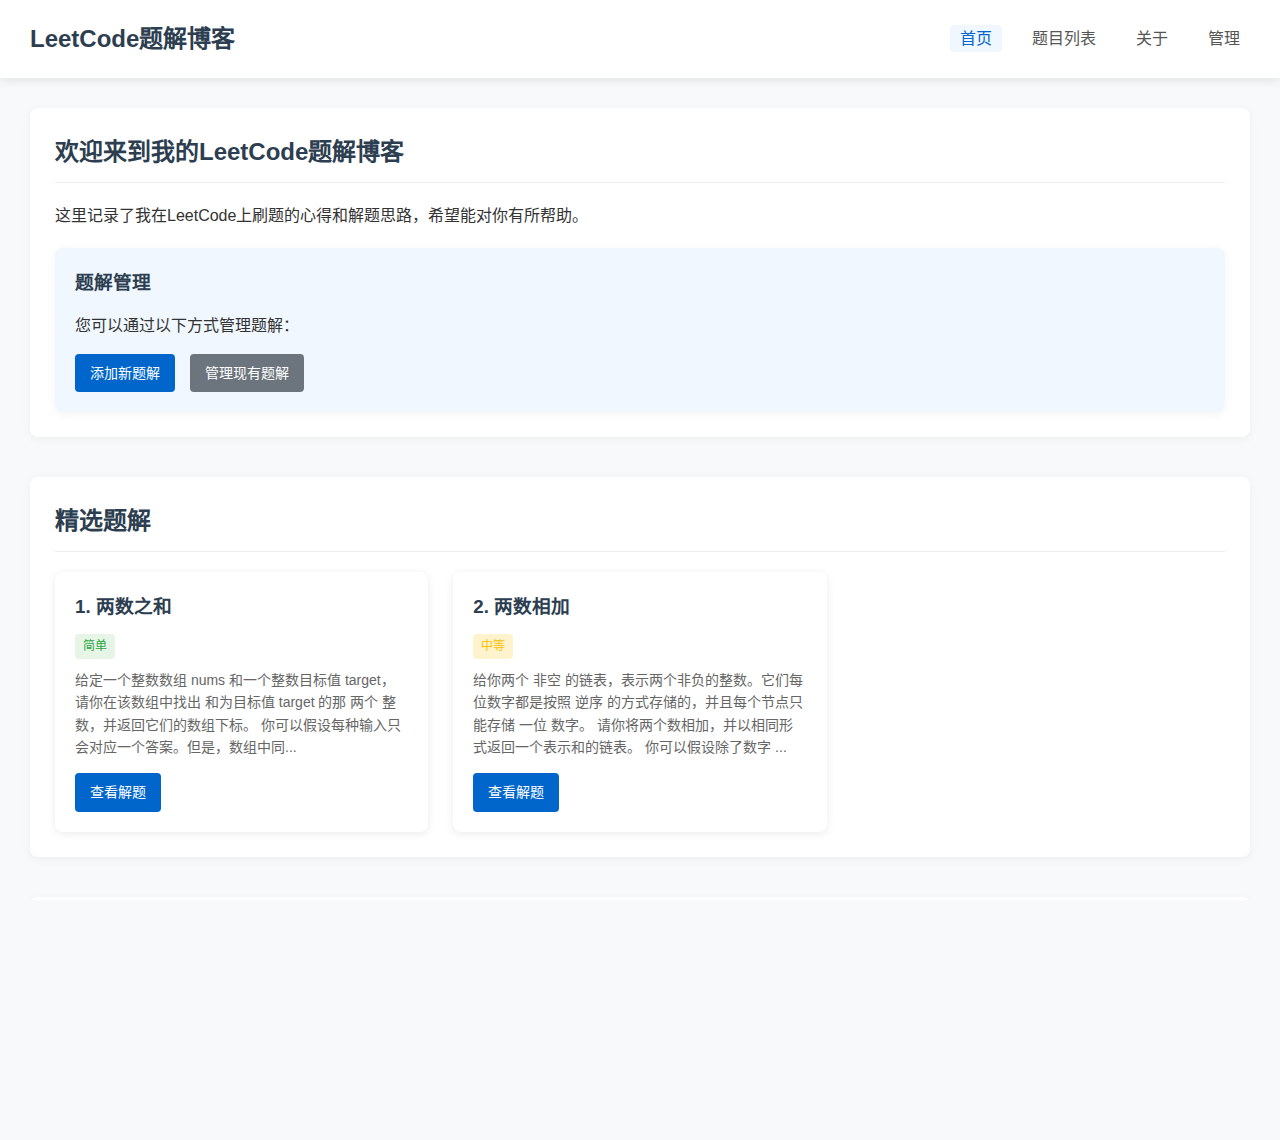
<file: index.html>
<!DOCTYPE html>
<html lang="zh-CN">
<head>
    <meta charset="UTF-8">
    <meta name="viewport" content="width=device-width, initial-scale=1.0">
    <title>LeetCode题解博客</title>
    <link rel="stylesheet" href="styles.css">
    <link rel="stylesheet" href="fix-whitespace.css">
</head>
<body>
    <header>
        <div class="container">
            <h1>LeetCode题解博客</h1>
            <nav>
                <ul>
                    <li><a href="index.html" class="active">首页</a></li>
                    <li><a href="problems.html">题目列表</a></li>
                    <li><a href="about.html">关于</a></li>
                    <li><a href="admin/manage-solutions.html">管理</a></li>
                </ul>
            </nav>
        </div>
    </header>

    <main class="container">
        <section class="intro">
            <h2>欢迎来到我的LeetCode题解博客</h2>
            <p>这里记录了我在LeetCode上刷题的心得和解题思路，希望能对你有所帮助。</p>
            
            <div class="admin-panel" style="margin-top: 20px; padding: 20px; background-color: #f0f7ff; border-radius: 8px; box-shadow: 0 2px 10px rgba(0, 0, 0, 0.05);">
                <h3 style="margin-bottom: 15px; color: #2c3e50;">题解管理</h3>
                <p>您可以通过以下方式管理题解：</p>
                <div style="display: flex; gap: 15px; margin-top: 15px;">
                    <a href="admin/add-solution.html" class="btn" style="text-decoration: none;">添加新题解</a>
                    <a href="admin/manage-solutions.html" class="btn" style="background-color: #6c757d; text-decoration: none;">管理现有题解</a>
                </div>
            </div>
        </section>

        <section class="featured-problems">
            <h2>精选题解</h2>
            <div class="problem-cards">
                <!-- 题目卡片将通过JavaScript动态加载 -->
                <div class="loading-indicator" style="text-align: center; grid-column: 1 / -1; padding: 30px;">
                    <p>正在加载题目数据...</p>
                </div>
            </div>
        </section>

        <section class="categories">
            <h2>题目分类</h2>
            <div class="category-list">
                <a href="categories/array.html" class="category-item">数组</a>
                <a href="categories/string.html" class="category-item">字符串</a>
                <a href="categories/linked-list.html" class="category-item">链表</a>
                <a href="categories/tree.html" class="category-item">树</a>
                <a href="categories/dynamic-programming.html" class="category-item">动态规划</a>
                <a href="categories/graph.html" class="category-item">图论</a>
                <a href="categories/sorting.html" class="category-item">排序</a>
                <a href="categories/binary-search.html" class="category-item">二分查找</a>
            </div>
        </section>
    </main>

    <footer>
        <div class="container">
            <p>&copy; 2025 LeetCode题解博客 | 由 <a href="https://github.com/yourusername" target="_blank">Lws</a> 创建</p>
        </div>
    </footer>

    <script src="script.js"></script>
</body>
</html>
</file>
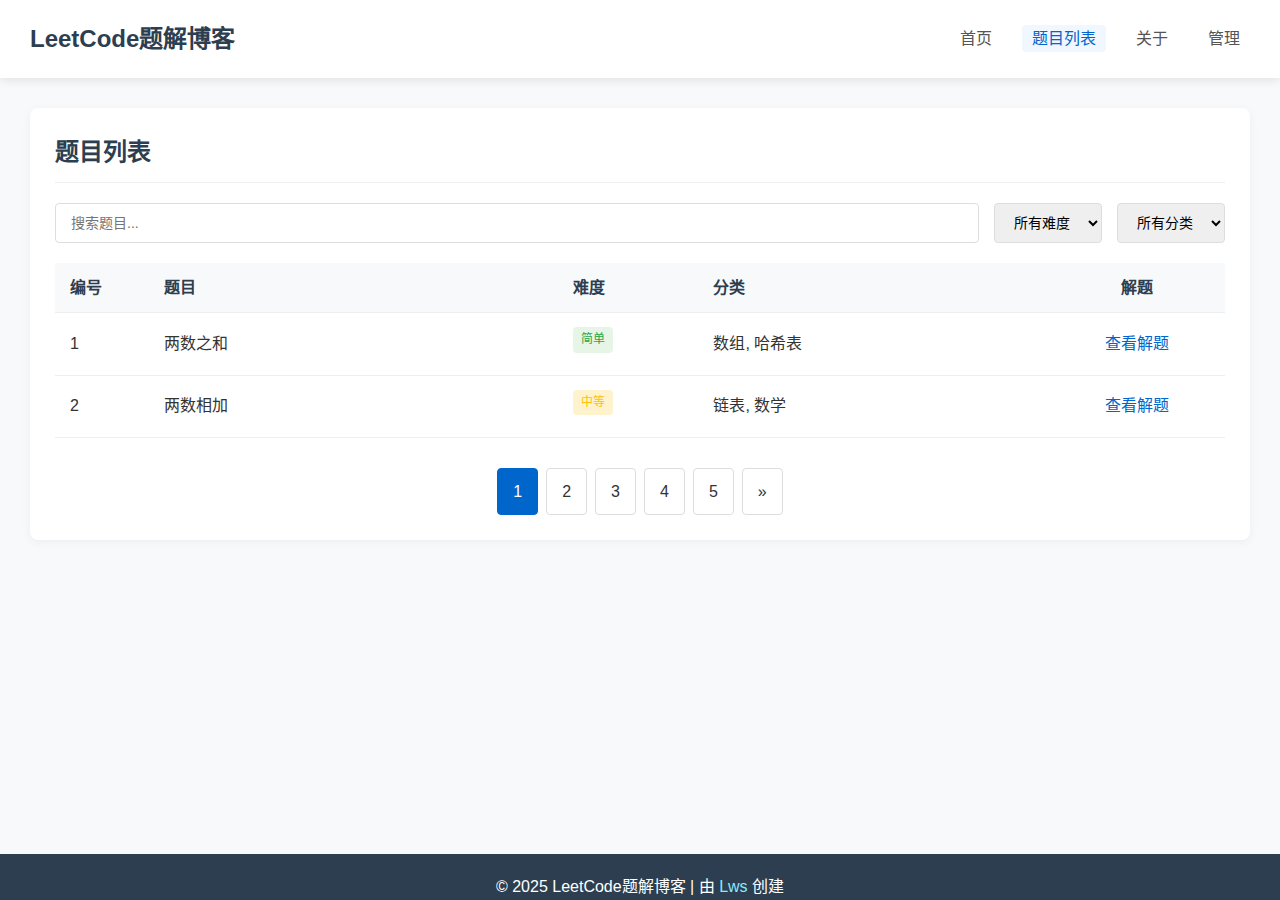
<file: problems.html>
<!DOCTYPE html>
<html lang="zh-CN">
<head>
    <meta charset="UTF-8">
    <meta name="viewport" content="width=device-width, initial-scale=1.0">
    <title>题目列表 - LeetCode题解博客</title>
    <link rel="stylesheet" href="styles.css">
    <link rel="stylesheet" href="fix-whitespace.css">
    <style>
        .problem-table {
            width: 100%;
            border-collapse: collapse;
            margin-top: 20px;
            table-layout: fixed;
        }
        
        .problem-table th, .problem-table td {
            padding: 12px 15px;
            text-align: left;
            border-bottom: 1px solid #eee;
            overflow: hidden;
            text-overflow: ellipsis;
            white-space: nowrap;
        }
        
        .problem-table th:nth-child(1), .problem-table td:nth-child(1) {
            width: 8%;
        }
        
        .problem-table th:nth-child(2), .problem-table td:nth-child(2) {
            width: 35%;
            white-space: normal;
        }
        
        .problem-table th:nth-child(3), .problem-table td:nth-child(3) {
            width: 12%;
        }
        
        .problem-table th:nth-child(4), .problem-table td:nth-child(4) {
            width: 30%;
        }
        
        .problem-table th:nth-child(5), .problem-table td:nth-child(5) {
            width: 15%;
            text-align: center;
        }
        
        .problem-table th {
            background-color: #f8f9fa;
            font-weight: 600;
            color: #2c3e50;
        }
        
        .problem-table tr:hover {
            background-color: #f8f9fa;
        }
        
        .search-filter {
            display: flex;
            gap: 15px;
            margin-bottom: 20px;
            flex-wrap: wrap;
        }
        
        .search-filter input, .search-filter select {
            padding: 10px 15px;
            border: 1px solid #ddd;
            border-radius: 4px;
            font-size: 14px;
        }
        
        .search-filter input {
            flex-grow: 1;
            min-width: 200px;
        }
        
        .pagination {
            display: flex;
            justify-content: center;
            margin-top: 30px;
            gap: 8px;
            flex-wrap: wrap;
        }
        
        .pagination a {
            display: inline-block;
            padding: 10px 15px;
            border: 1px solid #ddd;
            border-radius: 4px;
            color: #333;
            transition: all 0.3s ease;
            min-width: 40px;
            text-align: center;
        }
        
        .pagination a:hover, .pagination a.active {
            background-color: #0066cc;
            color: white;
            border-color: #0066cc;
            text-decoration: none;
        }
        
        @media (max-width: 768px) {
            .problem-table {
                display: block;
                overflow-x: auto;
            }
            
            .search-filter {
                flex-direction: column;
                gap: 10px;
            }
            
            .search-filter input, .search-filter select {
                width: 100%;
            }
        }
    </style>
</head>
<body>
    <header>
        <div class="container">
            <h1>LeetCode题解博客</h1>
            <nav>
                <ul>
                    <li><a href="index.html">首页</a></li>
                    <li><a href="problems.html" class="active">题目列表</a></li>
                    <li><a href="about.html">关于</a></li>
                    <li><a href="admin/manage-solutions.html">管理</a></li>
                </ul>
            </nav>
        </div>
    </header>

    <main class="container">
        <section>
            <h2>题目列表</h2>
            
            <div class="search-filter">
                <input type="text" placeholder="搜索题目..." id="problem-search">
                <select id="difficulty-filter">
                    <option value="all">所有难度</option>
                    <option value="easy">简单</option>
                    <option value="medium">中等</option>
                    <option value="hard">困难</option>
                </select>
                <select id="category-filter">
                    <option value="all">所有分类</option>
                    <option value="array">数组</option>
                    <option value="string">字符串</option>
                    <option value="linked-list">链表</option>
                    <option value="tree">树</option>
                    <option value="dynamic-programming">动态规划</option>
                    <option value="graph">图论</option>
                </select>
            </div>
            
            <table class="problem-table">
                <thead>
                    <tr>
                        <th>编号</th>
                        <th>题目</th>
                        <th>难度</th>
                        <th>分类</th>
                        <th>解题</th>
                    </tr>
                </thead>
                <tbody>
                    <tr>
                        <td>1</td>
                        <td>两数之和</td>
                        <td><span class="difficulty easy">简单</span></td>
                        <td>数组, 哈希表</td>
                        <td><a href="solution.html?id=1">查看解题</a></td>
                    </tr>
                    <tr>
                        <td>2</td>
                        <td>两数相加</td>
                        <td><span class="difficulty medium">中等</span></td>
                        <td>链表, 数学</td>
                        <td><a href="solution.html?id=2">查看解题</a></td>
                    </tr>
                    <tr>
                        <td>3</td>
                        <td>无重复字符的最长子串</td>
                        <td><span class="difficulty medium">中等</span></td>
                        <td>字符串, 滑动窗口</td>
                        <td><a href="solution.html?id=3">查看解题</a></td>
                    </tr>
                    <tr>
                        <td>4</td>
                        <td>寻找两个正序数组的中位数</td>
                        <td><span class="difficulty hard">困难</span></td>
                        <td>数组, 二分查找</td>
                        <td><a href="solution.html?id=4">查看解题</a></td>
                    </tr>
                    <tr>
                        <td>5</td>
                        <td>最长回文子串</td>
                        <td><span class="difficulty medium">中等</span></td>
                        <td>字符串, 动态规划</td>
                        <td><a href="solution.html?id=5">查看解题</a></td>
                    </tr>
                    <tr>
                        <td>20</td>
                        <td>有效的括号</td>
                        <td><span class="difficulty easy">简单</span></td>
                        <td>栈, 字符串</td>
                        <td><a href="solution.html?id=20">查看解题</a></td>
                    </tr>
                    <tr>
                        <td>21</td>
                        <td>合并两个有序链表</td>
                        <td><span class="difficulty easy">简单</span></td>
                        <td>链表, 递归</td>
                        <td><a href="solution.html?id=21">查看解题</a></td>
                    </tr>
                    <tr>
                        <td>53</td>
                        <td>最大子数组和</td>
                        <td><span class="difficulty medium">中等</span></td>
                        <td>数组, 动态规划</td>
                        <td><a href="solution.html?id=53">查看解题</a></td>
                    </tr>
                    <tr>
                        <td>70</td>
                        <td>爬楼梯</td>
                        <td><span class="difficulty easy">简单</span></td>
                        <td>动态规划</td>
                        <td><a href="solution.html?id=70">查看解题</a></td>
                    </tr>
                    <tr>
                        <td>146</td>
                        <td>LRU缓存</td>
                        <td><span class="difficulty medium">中等</span></td>
                        <td>设计, 哈希表, 链表</td>
                        <td><a href="solution.html?id=146">查看解题</a></td>
                    </tr>
                </tbody>
            </table>
            
            <div class="pagination">
                <a href="#" class="active">1</a>
                <a href="#">2</a>
                <a href="#">3</a>
                <a href="#">4</a>
                <a href="#">5</a>
                <a href="#">&raquo;</a>
            </div>
        </section>
    </main>

    <footer>
        <div class="container">
            <p>&copy; 2025 LeetCode题解博客 | 由 <a href="https://github.com/yourusername" target="_blank">Lws</a> 创建</p>
        </div>
    </footer>

    <script src="script.js"></script>
</body>
</html>
</file>
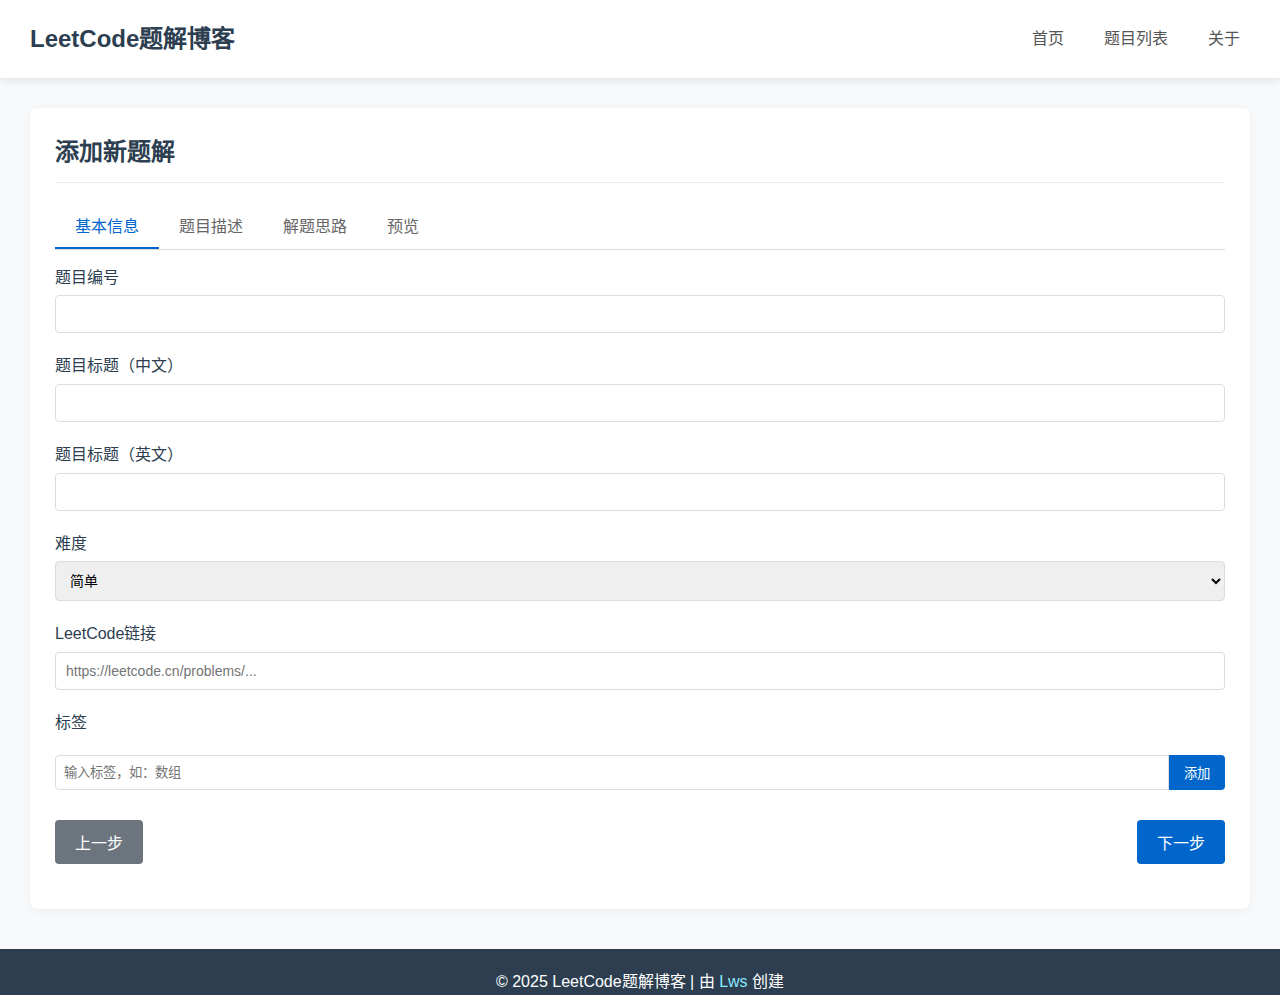
<file: admin/add-solution.html>
<!DOCTYPE html>
<html lang="zh-CN">
<head>
    <meta charset="UTF-8">
    <meta name="viewport" content="width=device-width, initial-scale=1.0">
    <title>添加新题解 - LeetCode题解博客</title>
    <link rel="stylesheet" href="../styles.css">
    <style>
        .form-group {
            margin-bottom: 20px;
        }
        
        .form-group label {
            display: block;
            margin-bottom: 5px;
            font-weight: 500;
            color: #2c3e50;
        }
        
        .form-control {
            width: 100%;
            padding: 10px;
            border: 1px solid #ddd;
            border-radius: 4px;
            font-size: 14px;
            font-family: inherit;
        }
        
        textarea.form-control {
            min-height: 100px;
            resize: vertical;
        }
        
        .btn-primary {
            background-color: #0066cc;
            color: white;
            padding: 10px 20px;
            border: none;
            border-radius: 4px;
            cursor: pointer;
            font-size: 16px;
            transition: background-color 0.3s;
        }
        
        .btn-primary:hover {
            background-color: #0056b3;
        }
        
        .tab-container {
            margin-bottom: 20px;
        }
        
        .tab-buttons {
            display: flex;
            border-bottom: 1px solid #ddd;
            margin-bottom: 15px;
        }
        
        .tab-button {
            padding: 10px 20px;
            background: none;
            border: none;
            border-bottom: 2px solid transparent;
            cursor: pointer;
            font-size: 16px;
            color: #666;
        }
        
        .tab-button.active {
            border-bottom-color: #0066cc;
            color: #0066cc;
        }
        
        .tab-content {
            display: none;
        }
        
        .tab-content.active {
            display: block;
        }
        
        .example-container {
            border: 1px solid #ddd;
            border-radius: 4px;
            padding: 15px;
            margin-bottom: 15px;
            position: relative;
        }
        
        .remove-btn {
            position: absolute;
            top: 10px;
            right: 10px;
            background-color: #f8d7da;
            color: #721c24;
            border: none;
            border-radius: 4px;
            padding: 5px 10px;
            cursor: pointer;
        }
        
        .add-btn {
            background-color: #e7f5e7;
            color: #28a745;
            border: 1px dashed #28a745;
            border-radius: 4px;
            padding: 10px;
            width: 100%;
            text-align: center;
            cursor: pointer;
            margin-bottom: 20px;
        }
        
        .code-editor {
            font-family: monospace;
            min-height: 200px;
        }
        
        .tag-container {
            display: flex;
            flex-wrap: wrap;
            gap: 10px;
            margin-top: 10px;
        }
        
        .tag {
            background-color: #f0f7ff;
            color: #0066cc;
            padding: 5px 10px;
            border-radius: 15px;
            font-size: 14px;
            display: flex;
            align-items: center;
        }
        
        .tag .remove-tag {
            margin-left: 5px;
            cursor: pointer;
            color: #0066cc;
        }
        
        .tag-input {
            display: flex;
            margin-top: 10px;
        }
        
        .tag-input input {
            flex-grow: 1;
            padding: 8px;
            border: 1px solid #ddd;
            border-radius: 4px 0 0 4px;
        }
        
        .tag-input button {
            padding: 8px 15px;
            background-color: #0066cc;
            color: white;
            border: none;
            border-radius: 0 4px 4px 0;
            cursor: pointer;
        }
        
        .preview-container {
            background-color: #f8f9fa;
            padding: 20px;
            border-radius: 8px;
            margin-top: 20px;
        }
    </style>
</head>
<body>
    <header>
        <div class="container">
            <h1>LeetCode题解博客</h1>
            <nav>
                <ul>
                    <li><a href="../index.html">首页</a></li>
                    <li><a href="../problems.html">题目列表</a></li>
                    <li><a href="../about.html">关于</a></li>
                </ul>
            </nav>
        </div>
    </header>

    <main class="container">
        <section>
            <h2>添加新题解</h2>
            
            <div class="tab-container">
                <div class="tab-buttons">
                    <button class="tab-button active" data-tab="basic-info">基本信息</button>
                    <button class="tab-button" data-tab="problem-description">题目描述</button>
                    <button class="tab-button" data-tab="solution">解题思路</button>
                    <button class="tab-button" data-tab="preview">预览</button>
                </div>
                
                <form id="solution-form">
                    <div id="basic-info" class="tab-content active">
                        <div class="form-group">
                            <label for="problem-id">题目编号</label>
                            <input type="number" id="problem-id" class="form-control" required>
                        </div>
                        
                        <div class="form-group">
                            <label for="problem-title">题目标题（中文）</label>
                            <input type="text" id="problem-title" class="form-control" required>
                        </div>
                        
                        <div class="form-group">
                            <label for="problem-title-en">题目标题（英文）</label>
                            <input type="text" id="problem-title-en" class="form-control" required>
                        </div>
                        
                        <div class="form-group">
                            <label for="problem-difficulty">难度</label>
                            <select id="problem-difficulty" class="form-control" required>
                                <option value="easy">简单</option>
                                <option value="medium">中等</option>
                                <option value="hard">困难</option>
                            </select>
                        </div>
                        
                        <div class="form-group">
                            <label for="problem-url">LeetCode链接</label>
                            <input type="url" id="problem-url" class="form-control" placeholder="https://leetcode.cn/problems/...">
                        </div>
                        
                        <div class="form-group">
                            <label>标签</label>
                            <div class="tag-container" id="tags-container"></div>
                            <div class="tag-input">
                                <input type="text" id="tag-input" placeholder="输入标签，如：数组">
                                <button type="button" id="add-tag-btn">添加</button>
                            </div>
                        </div>
                    </div>
                    
                    <div id="problem-description" class="tab-content">
                        <div class="form-group">
                            <label for="problem-description-text">题目描述</label>
                            <textarea id="problem-description-text" class="form-control" rows="6" required></textarea>
                        </div>
                        
                        <div class="form-group">
                            <label>示例</label>
                            <div id="examples-container"></div>
                            <button type="button" id="add-example-btn" class="add-btn">+ 添加示例</button>
                        </div>
                        
                        <div class="form-group">
                            <label for="problem-constraints">约束条件（每行一个）</label>
                            <textarea id="problem-constraints" class="form-control" rows="4" placeholder="2 <= nums.length <= 10^4"></textarea>
                        </div>
                    </div>
                    
                    <div id="solution" class="tab-content">
                        <div class="form-group">
                            <label for="solution-approach">解题思路</label>
                            <textarea id="solution-approach" class="form-control" rows="8" required></textarea>
                        </div>
                        
                        <div class="form-group">
                            <label for="time-complexity">时间复杂度</label>
                            <input type="text" id="time-complexity" class="form-control" placeholder="O(n)" required>
                        </div>
                        
                        <div class="form-group">
                            <label for="space-complexity">空间复杂度</label>
                            <input type="text" id="space-complexity" class="form-control" placeholder="O(n)" required>
                        </div>
                        
                        <div class="form-group">
                            <label for="java-code">Java 代码</label>
                            <textarea id="java-code" class="form-control code-editor"></textarea>
                        </div>
                        
                        <div class="form-group">
                            <label for="python-code">Python 代码</label>
                            <textarea id="python-code" class="form-control code-editor"></textarea>
                        </div>
                        
                        <div class="form-group">
                            <label for="javascript-code">JavaScript 代码</label>
                            <textarea id="javascript-code" class="form-control code-editor"></textarea>
                        </div>
                    </div>
                    
                    <div id="preview" class="tab-content">
                        <div class="preview-container">
                            <p>点击"生成预览"按钮查看题解预览</p>
                        </div>
                        <button type="button" id="generate-preview-btn" class="btn-primary" style="margin-top: 20px;">生成预览</button>
                    </div>
                    
                    <div style="margin-top: 30px; display: flex; justify-content: space-between;">
                        <button type="button" id="prev-btn" class="btn-primary" style="background-color: #6c757d;" disabled>上一步</button>
                        <button type="button" id="next-btn" class="btn-primary">下一步</button>
                        <button type="submit" id="submit-btn" class="btn-primary" style="display: none;">保存题解</button>
                    </div>
                </form>
            </div>
        </section>
    </main>

    <footer>
        <div class="container">
            <p>&copy; 2025 LeetCode题解博客 | 由 <a href="https://github.com/yourusername" target="_blank">Lws</a> 创建</p>
        </div>
    </footer>

    <script>
        document.addEventListener('DOMContentLoaded', function() {
            // 标签管理
            const tagsContainer = document.getElementById('tags-container');
            const tagInput = document.getElementById('tag-input');
            const addTagBtn = document.getElementById('add-tag-btn');
            const tags = [];
            
            function renderTags() {
                tagsContainer.innerHTML = '';
                tags.forEach((tag, index) => {
                    const tagElement = document.createElement('div');
                    tagElement.className = 'tag';
                    tagElement.innerHTML = `
                        ${tag}
                        <span class="remove-tag" data-index="${index}">×</span>
                    `;
                    tagsContainer.appendChild(tagElement);
                });
            }
            
            function addTag() {
                const tag = tagInput.value.trim();
                if (tag && !tags.includes(tag)) {
                    tags.push(tag);
                    renderTags();
                    tagInput.value = '';
                }
            }
            
            addTagBtn.addEventListener('click', addTag);
            tagInput.addEventListener('keypress', function(e) {
                if (e.key === 'Enter') {
                    e.preventDefault();
                    addTag();
                }
            });
            
            tagsContainer.addEventListener('click', function(e) {
                if (e.target.classList.contains('remove-tag')) {
                    const index = parseInt(e.target.dataset.index);
                    tags.splice(index, 1);
                    renderTags();
                }
            });
            
            // 示例管理
            const examplesContainer = document.getElementById('examples-container');
            const addExampleBtn = document.getElementById('add-example-btn');
            
            function addExample() {
                const exampleId = Date.now();
                const exampleElement = document.createElement('div');
                exampleElement.className = 'example-container';
                exampleElement.dataset.id = exampleId;
                
                exampleElement.innerHTML = `
                    <button type="button" class="remove-btn" data-id="${exampleId}">删除</button>
                    <div class="form-group">
                        <label>输入</label>
                        <input type="text" class="form-control example-input" required>
                    </div>
                    <div class="form-group">
                        <label>输出</label>
                        <input type="text" class="form-control example-output" required>
                    </div>
                    <div class="form-group">
                        <label>解释（可选）</label>
                        <input type="text" class="form-control example-explanation">
                    </div>
                `;
                
                examplesContainer.appendChild(exampleElement);
            }
            
            addExampleBtn.addEventListener('click', addExample);
            
            examplesContainer.addEventListener('click', function(e) {
                if (e.target.classList.contains('remove-btn')) {
                    const id = e.target.dataset.id;
                    const exampleElement = document.querySelector(`.example-container[data-id="${id}"]`);
                    if (exampleElement) {
                        exampleElement.remove();
                    }
                }
            });
            
            // 添加一个默认示例
            addExample();
            
            // 标签页切换
            const tabButtons = document.querySelectorAll('.tab-button');
            const tabContents = document.querySelectorAll('.tab-content');
            const prevBtn = document.getElementById('prev-btn');
            const nextBtn = document.getElementById('next-btn');
            const submitBtn = document.getElementById('submit-btn');
            
            let currentTabIndex = 0;
            
            function showTab(index) {
                tabButtons.forEach((btn, i) => {
                    btn.classList.toggle('active', i === index);
                });
                
                tabContents.forEach((content, i) => {
                    content.classList.toggle('active', i === index);
                });
                
                currentTabIndex = index;
                
                // 更新按钮状态
                prevBtn.disabled = index === 0;
                nextBtn.style.display = index === tabButtons.length - 1 ? 'none' : 'block';
                submitBtn.style.display = index === tabButtons.length - 1 ? 'block' : 'none';
            }
            
            tabButtons.forEach((button, index) => {
                button.addEventListener('click', () => {
                    showTab(index);
                });
            });
            
            prevBtn.addEventListener('click', () => {
                if (currentTabIndex > 0) {
                    showTab(currentTabIndex - 1);
                }
            });
            
            nextBtn.addEventListener('click', () => {
                if (currentTabIndex < tabButtons.length - 1) {
                    showTab(currentTabIndex + 1);
                }
            });
            
            // 生成预览
            const generatePreviewBtn = document.getElementById('generate-preview-btn');
            const previewContainer = document.querySelector('.preview-container');
            
            generatePreviewBtn.addEventListener('click', function() {
                // 收集表单数据
                const problemData = {
                    id: document.getElementById('problem-id').value,
                    title: document.getElementById('problem-title').value,
                    titleEn: document.getElementById('problem-title-en').value,
                    difficulty: document.getElementById('problem-difficulty').value,
                    tags: [...tags],
                    url: document.getElementById('problem-url').value,
                    content: {
                        description: document.getElementById('problem-description-text').value,
                        examples: Array.from(document.querySelectorAll('.example-container')).map(container => {
                            return {
                                input: container.querySelector('.example-input').value,
                                output: container.querySelector('.example-output').value,
                                explanation: container.querySelector('.example-explanation').value
                            };
                        }),
                        constraints: document.getElementById('problem-constraints').value.split('\n').filter(line => line.trim()),
                        solution: {
                            approach: document.getElementById('solution-approach').value,
                            timeComplexity: document.getElementById('time-complexity').value,
                            spaceComplexity: document.getElementById('space-complexity').value,
                            code: {
                                java: document.getElementById('java-code').value,
                                python: document.getElementById('python-code').value,
                                javascript: document.getElementById('javascript-code').value
                            }
                        }
                    }
                };
                
                // 生成预览HTML
                const difficultyText = {
                    'easy': '简单',
                    'medium': '中等',
                    'hard': '困难'
                }[problemData.difficulty];
                
                const previewHTML = `
                    <div class="problem-info">
                        <span class="difficulty ${problemData.difficulty}">${difficultyText}</span>
                        <h3>${problemData.id}. ${problemData.title}</h3>
                        <p>${problemData.content.description.replace(/\n/g, '</p><p>')}</p>
                        
                        ${problemData.content.examples.map((example, index) => `
                            <h4>示例 ${index + 1}：</h4>
                            <pre><code>输入：${example.input}
输出：${example.output}${example.explanation ? '\n解释：' + example.explanation : ''}</code></pre>
                        `).join('')}
                        
                        <h4>提示：</h4>
                        <ul>
                            ${problemData.content.constraints.map(constraint => `<li>${constraint}</li>`).join('')}
                        </ul>
                        
                        <div class="tags">
                            ${problemData.tags.map(tag => `<span class="tag">${tag}</span>`).join('')}
                        </div>
                    </div>
                    
                    <div class="solution-content">
                        <h3>解题思路</h3>
                        <p>${problemData.content.solution.approach.replace(/\n/g, '</p><p>')}</p>
                        
                        <h3>代码实现</h3>
                        
                        ${problemData.content.solution.code.java ? `
                            <h4>Java 实现</h4>
                            <div class="code-block">
                                <pre><code class="language-java">${problemData.content.solution.code.java}</code></pre>
                            </div>
                        ` : ''}
                        
                        ${problemData.content.solution.code.python ? `
                            <h4>Python 实现</h4>
                            <div class="code-block">
                                <pre><code class="language-python">${problemData.content.solution.code.python}</code></pre>
                            </div>
                        ` : ''}
                        
                        ${problemData.content.solution.code.javascript ? `
                            <h4>JavaScript 实现</h4>
                            <div class="code-block">
                                <pre><code class="language-javascript">${problemData.content.solution.code.javascript}</code></pre>
                            </div>
                        ` : ''}
                        
                        <h3>复杂度分析</h3>
                        <div class="complexity">
                            <div class="complexity-item">
                                <strong>时间复杂度：</strong> ${problemData.content.solution.timeComplexity}
                            </div>
                            <div class="complexity-item">
                                <strong>空间复杂度：</strong> ${problemData.content.solution.spaceComplexity}
                            </div>
                        </div>
                    </div>
                `;
                
                previewContainer.innerHTML = previewHTML;
            });
            
            // 表单提交
            const solutionForm = document.getElementById('solution-form');
            
            solutionForm.addEventListener('submit', function(e) {
                e.preventDefault();
                
                // 收集表单数据
                const problemData = {
                    id: document.getElementById('problem-id').value,
                    title: document.getElementById('problem-title').value,
                    titleEn: document.getElementById('problem-title-en').value,
                    difficulty: document.getElementById('problem-difficulty').value,
                    tags: [...tags],
                    url: document.getElementById('problem-url').value,
                    content: {
                        description: document.getElementById('problem-description-text').value,
                        examples: Array.from(document.querySelectorAll('.example-container')).map(container => {
                            return {
                                input: container.querySelector('.example-input').value,
                                output: container.querySelector('.example-output').value,
                                explanation: container.querySelector('.example-explanation').value
                            };
                        }),
                        constraints: document.getElementById('problem-constraints').value.split('\n').filter(line => line.trim()),
                        solution: {
                            approach: document.getElementById('solution-approach').value,
                            timeComplexity: document.getElementById('time-complexity').value,
                            spaceComplexity: document.getElementById('space-complexity').value,
                            code: {
                                java: document.getElementById('java-code').value,
                                python: document.getElementById('python-code').value,
                                javascript: document.getElementById('javascript-code').value
                            }
                        }
                    }
                };
                
                // 在实际应用中，这里应该发送数据到服务器
                // 由于这是一个静态网站，我们可以将数据保存到localStorage或下载为JSON文件
                
                // 保存到localStorage
                const problems = JSON.parse(localStorage.getItem('leetcode-problems') || '[]');
                
                // 检查是否已存在相同ID的题目
                const existingIndex = problems.findIndex(p => p.id === parseInt(problemData.id));
                if (existingIndex !== -1) {
                    problems[existingIndex] = problemData;
                } else {
                    problems.push(problemData);
                }
                
                localStorage.setItem('leetcode-problems', JSON.stringify(problems));
                
                // 提供下载JSON文件的选项
                const dataStr = "data:text/json;charset=utf-8," + encodeURIComponent(JSON.stringify(problemData, null, 2));
                const downloadAnchorNode = document.createElement('a');
                downloadAnchorNode.setAttribute("href", dataStr);
                downloadAnchorNode.setAttribute("download", `problem-${problemData.id}.json`);
                document.body.appendChild(downloadAnchorNode);
                downloadAnchorNode.click();
                downloadAnchorNode.remove();
                
                alert('题解已保存！您可以将下载的JSON文件添加到data/problems.json中。');
                
                // 重定向到首页
                // window.location.href = '../index.html';
            });
        });
    </script>
</body>
</html>
</file>
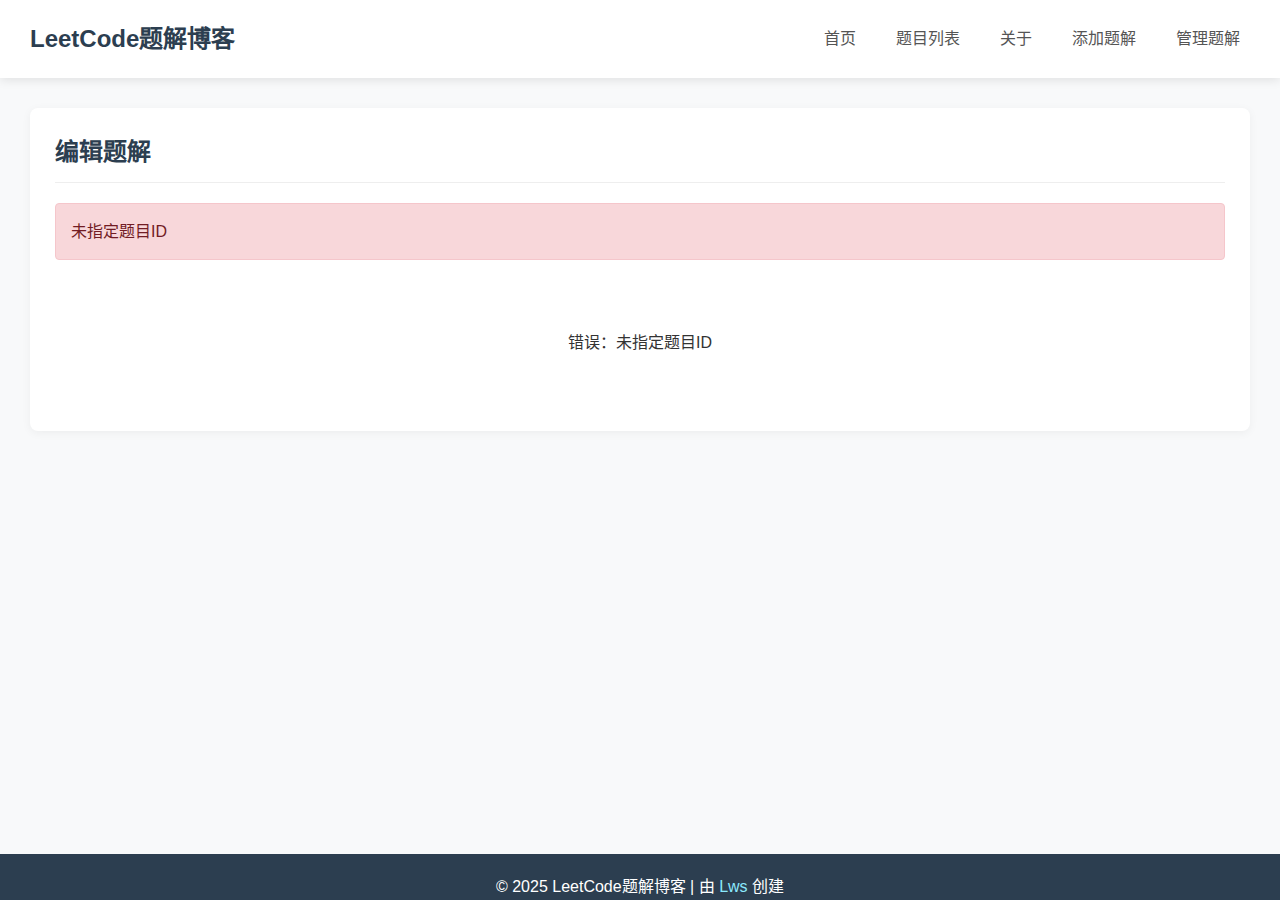
<file: admin/edit-solution.html>
<!DOCTYPE html>
<html lang="zh-CN">
<head>
    <meta charset="UTF-8">
    <meta name="viewport" content="width=device-width, initial-scale=1.0">
    <title>编辑题解 - LeetCode题解博客</title>
    <link rel="stylesheet" href="../styles.css">
    <style>
        .form-group {
            margin-bottom: 20px;
        }
        
        .form-group label {
            display: block;
            margin-bottom: 5px;
            font-weight: 500;
            color: #2c3e50;
        }
        
        .form-control {
            width: 100%;
            padding: 10px;
            border: 1px solid #ddd;
            border-radius: 4px;
            font-size: 14px;
            font-family: inherit;
        }
        
        textarea.form-control {
            min-height: 100px;
            resize: vertical;
        }
        
        .btn-primary {
            background-color: #0066cc;
            color: white;
            padding: 10px 20px;
            border: none;
            border-radius: 4px;
            cursor: pointer;
            font-size: 16px;
            transition: background-color 0.3s;
        }
        
        .btn-primary:hover {
            background-color: #0056b3;
        }
        
        .btn-secondary {
            background-color: #6c757d;
            color: white;
            padding: 10px 20px;
            border: none;
            border-radius: 4px;
            cursor: pointer;
            font-size: 16px;
            transition: background-color 0.3s;
        }
        
        .btn-secondary:hover {
            background-color: #5a6268;
        }
        
        .tab-container {
            margin-bottom: 20px;
        }
        
        .tab-buttons {
            display: flex;
            border-bottom: 1px solid #ddd;
            margin-bottom: 20px;
        }
        
        .tab-button {
            padding: 10px 20px;
            background-color: #f8f9fa;
            border: 1px solid #ddd;
            border-bottom: none;
            border-radius: 4px 4px 0 0;
            margin-right: 5px;
            cursor: pointer;
        }
        
        .tab-button.active {
            background-color: #fff;
            border-bottom: 1px solid #fff;
            margin-bottom: -1px;
            font-weight: 500;
        }
        
        .tab-content {
            display: none;
        }
        
        .tab-content.active {
            display: block;
        }
        
        .tag-container {
            display: flex;
            flex-wrap: wrap;
            gap: 10px;
            margin-top: 10px;
        }
        
        .tag {
            background-color: #f0f7ff;
            color: #0066cc;
            padding: 5px 12px;
            border-radius: 15px;
            font-size: 14px;
            display: flex;
            align-items: center;
            gap: 5px;
        }
        
        .tag .remove {
            cursor: pointer;
            font-weight: bold;
        }
        
        .tag-input {
            display: flex;
            gap: 10px;
            margin-top: 10px;
        }
        
        .tag-input input {
            flex-grow: 1;
        }
        
        .alert {
            padding: 15px;
            margin-bottom: 20px;
            border-radius: 4px;
        }
        
        .alert-success {
            background-color: #d4edda;
            color: #155724;
            border: 1px solid #c3e6cb;
        }
        
        .alert-danger {
            background-color: #f8d7da;
            color: #721c24;
            border: 1px solid #f5c6cb;
        }
        
        .example-container {
            border: 1px solid #ddd;
            border-radius: 4px;
            padding: 15px;
            margin-bottom: 15px;
            background-color: #f8f9fa;
        }
        
        .example-header {
            display: flex;
            justify-content: space-between;
            margin-bottom: 15px;
        }
        
        .example-title {
            font-weight: 500;
            color: #2c3e50;
        }
        
        .remove-example {
            color: #dc3545;
            cursor: pointer;
            font-weight: bold;
        }
        
        .add-example-btn {
            margin-top: 10px;
        }
        
        .constraint-container {
            margin-bottom: 10px;
            display: flex;
            gap: 10px;
        }
        
        .constraint-container input {
            flex-grow: 1;
        }
        
        .remove-constraint {
            color: #dc3545;
            cursor: pointer;
            background: none;
            border: none;
            font-weight: bold;
        }
        
        .add-constraint-btn {
            margin-top: 10px;
        }
        
        .code-editor {
            font-family: 'Fira Code', 'Consolas', 'Courier New', monospace;
            font-size: 14px;
            line-height: 1.5;
            tab-size: 4;
            -moz-tab-size: 4;
            -o-tab-size: 4;
            -webkit-tab-size: 4;
            white-space: pre;
        }
    </style>
</head>
<body>
    <header>
        <div class="container">
            <h1>LeetCode题解博客</h1>
            <nav>
                <ul>
                    <li><a href="../index.html">首页</a></li>
                    <li><a href="../problems.html">题目列表</a></li>
                    <li><a href="../about.html">关于</a></li>
                    <li><a href="add-solution.html">添加题解</a></li>
                    <li><a href="manage-solutions.html">管理题解</a></li>
                </ul>
            </nav>
        </div>
    </header>

    <main class="container">
        <section>
            <h2>编辑题解</h2>
            
            <div id="alert-container"></div>
            
            <div id="loading-indicator" style="text-align: center; padding: 50px;">
                <p>正在加载题目数据...</p>
            </div>
            
            <form id="edit-solution-form" style="display: none;">
                <div class="tab-container">
                    <div class="tab-buttons">
                        <div class="tab-button active" data-tab="basic-info">基本信息</div>
                        <div class="tab-button" data-tab="problem-content">题目内容</div>
                        <div class="tab-button" data-tab="solution-content">解题思路</div>
                        <div class="tab-button" data-tab="code-implementation">代码实现</div>
                    </div>
                    
                    <!-- 基本信息 -->
                    <div class="tab-content active" id="basic-info">
                        <div class="form-group">
                            <label for="problem-id">题目ID</label>
                            <input type="number" id="problem-id" class="form-control" readonly>
                        </div>
                        
                        <div class="form-group">
                            <label for="problem-title">题目标题（中文）</label>
                            <input type="text" id="problem-title" class="form-control" required>
                        </div>
                        
                        <div class="form-group">
                            <label for="problem-title-en">题目标题（英文）</label>
                            <input type="text" id="problem-title-en" class="form-control" required>
                        </div>
                        
                        <div class="form-group">
                            <label for="problem-difficulty">难度</label>
                            <select id="problem-difficulty" class="form-control" required>
                                <option value="easy">简单</option>
                                <option value="medium">中等</option>
                                <option value="hard">困难</option>
                            </select>
                        </div>
                        
                        <div class="form-group">
                            <label for="problem-url">题目链接</label>
                            <input type="url" id="problem-url" class="form-control" required>
                        </div>
                        
                        <div class="form-group">
                            <label>标签</label>
                            <div id="tags-container" class="tag-container"></div>
                            <div class="tag-input">
                                <input type="text" id="tag-input" class="form-control" placeholder="输入标签名称">
                                <button type="button" id="add-tag-btn" class="btn-secondary">添加</button>
                            </div>
                        </div>
                    </div>
                    
                    <!-- 题目内容 -->
                    <div class="tab-content" id="problem-content">
                        <div class="form-group">
                            <label for="problem-description">题目描述</label>
                            <textarea id="problem-description" class="form-control" rows="6" required></textarea>
                        </div>
                        
                        <div class="form-group">
                            <label>示例</label>
                            <div id="examples-container"></div>
                            <button type="button" id="add-example-btn" class="btn-secondary add-example-btn">添加示例</button>
                        </div>
                        
                        <div class="form-group">
                            <label>约束条件</label>
                            <div id="constraints-container"></div>
                            <button type="button" id="add-constraint-btn" class="btn-secondary add-constraint-btn">添加约束条件</button>
                        </div>
                    </div>
                    
                    <!-- 解题思路 -->
                    <div class="tab-content" id="solution-content">
                        <div class="form-group">
                            <label for="solution-approach">解题思路</label>
                            <textarea id="solution-approach" class="form-control" rows="10" required></textarea>
                        </div>
                        
                        <div class="form-group">
                            <label for="time-complexity">时间复杂度</label>
                            <input type="text" id="time-complexity" class="form-control" required>
                        </div>
                        
                        <div class="form-group">
                            <label for="space-complexity">空间复杂度</label>
                            <input type="text" id="space-complexity" class="form-control" required>
                        </div>
                    </div>
                    
                    <!-- 代码实现 -->
                    <div class="tab-content" id="code-implementation">
                        <div class="tab-container">
                            <div class="tab-buttons">
                                <div class="tab-button active" data-tab="java-code">Java</div>
                                <div class="tab-button" data-tab="python-code">Python</div>
                                <div class="tab-button" data-tab="javascript-code">JavaScript</div>
                            </div>
                            
                            <div class="tab-content active" id="java-code">
                                <div class="form-group">
                                    <label for="java-implementation">Java 实现</label>
                                    <textarea id="java-implementation" class="form-control code-editor" rows="15"></textarea>
                                </div>
                            </div>
                            
                            <div class="tab-content" id="python-code">
                                <div class="form-group">
                                    <label for="python-implementation">Python 实现</label>
                                    <textarea id="python-implementation" class="form-control code-editor" rows="15"></textarea>
                                </div>
                            </div>
                            
                            <div class="tab-content" id="javascript-code">
                                <div class="form-group">
                                    <label for="javascript-implementation">JavaScript 实现</label>
                                    <textarea id="javascript-implementation" class="form-control code-editor" rows="15"></textarea>
                                </div>
                            </div>
                        </div>
                    </div>
                </div>
                
                <div class="form-group">
                    <button type="submit" class="btn-primary">保存修改</button>
                    <a href="manage-solutions.html" class="btn-secondary" style="margin-left: 10px; text-decoration: none;">取消</a>
                </div>
            </form>
        </section>
    </main>

    <footer>
        <div class="container">
            <p>&copy; 2025 LeetCode题解博客 | 由 <a href="https://github.com/yourusername" target="_blank">Lws</a> 创建</p>
        </div>
    </footer>

    <script>
        document.addEventListener('DOMContentLoaded', function() {
            // 获取URL参数中的题目ID
            const urlParams = new URLSearchParams(window.location.search);
            const problemId = urlParams.get('id');
            
            if (!problemId) {
                showAlert('未指定题目ID', 'danger');
                document.getElementById('loading-indicator').innerHTML = '<p>错误：未指定题目ID</p>';
                return;
            }
            
            // 加载题目数据
            loadProblemData(problemId);
            
            // 设置标签添加功能
            setupTagsInput();
            
            // 设置示例添加功能
            setupExamplesInput();
            
            // 设置约束条件添加功能
            setupConstraintsInput();
            
            // 设置标签页切换功能
            setupTabs();
            
            // 设置表单提交功能
            setupFormSubmit();
        });
        
        // 加载题目数据
        async function loadProblemData(problemId) {
            try {
                const response = await fetch('../data/problems.json');
                if (!response.ok) {
                    throw new Error('无法加载题目数据');
                }
                
                const problems = await response.json();
                const problem = problems.find(p => p.id === parseInt(problemId));
                
                if (!problem) {
                    throw new Error(`未找到ID为 ${problemId} 的题目`);
                }
                
                // 填充表单数据
                fillFormData(problem);
                
                // 隐藏加载指示器，显示表单
                document.getElementById('loading-indicator').style.display = 'none';
                document.getElementById('edit-solution-form').style.display = 'block';
            } catch (error) {
                showAlert('加载题目数据失败: ' + error.message, 'danger');
                document.getElementById('loading-indicator').innerHTML = `<p>错误：${error.message}</p>`;
            }
        }
        
        // 填充表单数据
        function fillFormData(problem) {
            // 基本信息
            document.getElementById('problem-id').value = problem.id;
            document.getElementById('problem-title').value = problem.title;
            document.getElementById('problem-title-en').value = problem.titleEn;
            document.getElementById('problem-difficulty').value = problem.difficulty;
            document.getElementById('problem-url').value = problem.url;
            
            // 标签
            const tagsContainer = document.getElementById('tags-container');
            tagsContainer.innerHTML = '';
            problem.tags.forEach(tag => {
                addTag(tag);
            });
            
            // 题目内容
            document.getElementById('problem-description').value = problem.content.description;
            
            // 示例
            const examplesContainer = document.getElementById('examples-container');
            examplesContainer.innerHTML = '';
            problem.content.examples.forEach((example, index) => {
                addExample(example, index);
            });
            
            // 约束条件
            const constraintsContainer = document.getElementById('constraints-container');
            constraintsContainer.innerHTML = '';
            problem.content.constraints.forEach(constraint => {
                addConstraint(constraint);
            });
            
            // 解题思路
            document.getElementById('solution-approach').value = problem.content.solution.approach;
            document.getElementById('time-complexity').value = problem.content.solution.timeComplexity;
            document.getElementById('space-complexity').value = problem.content.solution.spaceComplexity;
            
            // 代码实现
            document.getElementById('java-implementation').value = problem.content.solution.code.java || '';
            document.getElementById('python-implementation').value = problem.content.solution.code.python || '';
            document.getElementById('javascript-implementation').value = problem.content.solution.code.javascript || '';
        }
        
        // 设置标签添加功能
        function setupTagsInput() {
            const tagInput = document.getElementById('tag-input');
            const addTagBtn = document.getElementById('add-tag-btn');
            
            addTagBtn.addEventListener('click', function() {
                const tagName = tagInput.value.trim();
                if (tagName) {
                    addTag(tagName);
                    tagInput.value = '';
                }
            });
            
            tagInput.addEventListener('keypress', function(e) {
                if (e.key === 'Enter') {
                    e.preventDefault();
                    addTagBtn.click();
                }
            });
        }
        
        // 添加标签
        function addTag(tagName) {
            const tagsContainer = document.getElementById('tags-container');
            const tagElement = document.createElement('div');
            tagElement.className = 'tag';
            tagElement.innerHTML = `
                ${tagName}
                <span class="remove">&times;</span>
            `;
            
            tagElement.querySelector('.remove').addEventListener('click', function() {
                tagElement.remove();
            });
            
            tagsContainer.appendChild(tagElement);
        }
        
        // 设置示例添加功能
        function setupExamplesInput() {
            const addExampleBtn = document.getElementById('add-example-btn');
            
            addExampleBtn.addEventListener('click', function() {
                const examplesContainer = document.getElementById('examples-container');
                const exampleIndex = examplesContainer.children.length;
                
                addExample({
                    input: '',
                    output: '',
                    explanation: ''
                }, exampleIndex);
            });
        }
        
        // 添加示例
        function addExample(example, index) {
            const examplesContainer = document.getElementById('examples-container');
            const exampleElement = document.createElement('div');
            exampleElement.className = 'example-container';
            exampleElement.innerHTML = `
                <div class="example-header">
                    <div class="example-title">示例 ${index + 1}</div>
                    <div class="remove-example">&times;</div>
                </div>
                <div class="form-group">
                    <label for="example-input-${index}">输入</label>
                    <input type="text" id="example-input-${index}" class="form-control example-input" value="${example.input || ''}" required>
                </div>
                <div class="form-group">
                    <label for="example-output-${index}">输出</label>
                    <input type="text" id="example-output-${index}" class="form-control example-output" value="${example.output || ''}" required>
                </div>
                <div class="form-group">
                    <label for="example-explanation-${index}">解释（可选）</label>
                    <input type="text" id="example-explanation-${index}" class="form-control example-explanation" value="${example.explanation || ''}">
                </div>
            `;
            
            exampleElement.querySelector('.remove-example').addEventListener('click', function() {
                exampleElement.remove();
                // 更新示例编号
                updateExampleNumbers();
            });
            
            examplesContainer.appendChild(exampleElement);
        }
        
        // 更新示例编号
        function updateExampleNumbers() {
            const examples = document.querySelectorAll('.example-container');
            examples.forEach((example, index) => {
                example.querySelector('.example-title').textContent = `示例 ${index + 1}`;
            });
        }
        
        // 设置约束条件添加功能
        function setupConstraintsInput() {
            const addConstraintBtn = document.getElementById('add-constraint-btn');
            
            addConstraintBtn.addEventListener('click', function() {
                addConstraint('');
            });
        }
        
        // 添加约束条件
        function addConstraint(constraint) {
            const constraintsContainer = document.getElementById('constraints-container');
            const constraintElement = document.createElement('div');
            constraintElement.className = 'constraint-container';
            constraintElement.innerHTML = `
                <input type="text" class="form-control constraint-input" value="${constraint || ''}" required>
                <button type="button" class="remove-constraint">&times;</button>
            `;
            
            constraintElement.querySelector('.remove-constraint').addEventListener('click', function() {
                constraintElement.remove();
            });
            
            constraintsContainer.appendChild(constraintElement);
        }
        
        // 设置标签页切换功能
        function setupTabs() {
            // 主标签页
            const mainTabButtons = document.querySelectorAll('.tab-container > .tab-buttons > .tab-button');
            const mainTabContents = document.querySelectorAll('.tab-container > .tab-content');
            
            mainTabButtons.forEach(button => {
                button.addEventListener('click', function() {
                    const tabId = this.getAttribute('data-tab');
                    
                    mainTabButtons.forEach(btn => btn.classList.remove('active'));
                    mainTabContents.forEach(content => content.classList.remove('active'));
                    
                    this.classList.add('active');
                    document.getElementById(tabId).classList.add('active');
                });
            });
            
            // 代码实现标签页
            const codeTabButtons = document.querySelectorAll('#code-implementation .tab-buttons > .tab-button');
            const codeTabContents = document.querySelectorAll('#code-implementation .tab-content');
            
            codeTabButtons.forEach(button => {
                button.addEventListener('click', function() {
                    const tabId = this.getAttribute('data-tab');
                    
                    codeTabButtons.forEach(btn => btn.classList.remove('active'));
                    codeTabContents.forEach(content => content.classList.remove('active'));
                    
                    this.classList.add('active');
                    document.getElementById(tabId).classList.add('active');
                });
            });
        }
        
        // 设置表单提交功能
        function setupFormSubmit() {
            const form = document.getElementById('edit-solution-form');
            
            form.addEventListener('submit', async function(e) {
                e.preventDefault();
                
                try {
                    // 收集表单数据
                    const problemData = collectFormData();
                    
                    // 在实际应用中，这里应该发送请求到服务器保存数据
                    // 由于这是前端演示，我们只显示成功消息
                    
                    console.log('保存的题目数据:', problemData);
                    showAlert('题目修改成功！', 'success');
                    
                    // 延迟跳转到管理页面
                    setTimeout(() => {
                        window.location.href = 'manage-solutions.html';
                    }, 2000);
                } catch (error) {
                    showAlert('保存题目失败: ' + error.message, 'danger');
                }
            });
        }
        
        // 收集表单数据
        function collectFormData() {
            // 基本信息
            const id = parseInt(document.getElementById('problem-id').value);
            const title = document.getElementById('problem-title').value.trim();
            const titleEn = document.getElementById('problem-title-en').value.trim();
            const difficulty = document.getElementById('problem-difficulty').value;
            const url = document.getElementById('problem-url').value.trim();
            
            // 标签
            const tags = [];
            document.querySelectorAll('#tags-container .tag').forEach(tag => {
                const tagText = tag.textContent.trim().replace('×', '').trim();
                tags.push(tagText);
            });
            
            // 题目描述
            const description = document.getElementById('problem-description').value.trim();
            
            // 示例
            const examples = [];
            document.querySelectorAll('.example-container').forEach((example, index) => {
                const input = example.querySelector(`.example-input`).value.trim();
                const output = example.querySelector(`.example-output`).value.trim();
                const explanation = example.querySelector(`.example-explanation`).value.trim();
                
                examples.push({
                    input,
                    output,
                    explanation: explanation || undefined
                });
            });
            
            // 约束条件
            const constraints = [];
            document.querySelectorAll('.constraint-input').forEach(input => {
                const constraint = input.value.trim();
                if (constraint) {
                    constraints.push(constraint);
                }
            });
            
            // 解题思路
            const approach = document.getElementById('solution-approach').value.trim();
            const timeComplexity = document.getElementById('time-complexity').value.trim();
            const spaceComplexity = document.getElementById('space-complexity').value.trim();
            
            // 代码实现
            const javaCode = document.getElementById('java-implementation').value.trim();
            const pythonCode = document.getElementById('python-implementation').value.trim();
            const javascriptCode = document.getElementById('javascript-implementation').value.trim();
            
            // 构建题目数据对象
            return {
                id,
                title,
                titleEn,
                difficulty,
                tags,
                url,
                content: {
                    description,
                    examples,
                    constraints,
                    solution: {
                        approach,
                        timeComplexity,
                        spaceComplexity,
                        code: {
                            java: javaCode || undefined,
                            python: pythonCode || undefined,
                            javascript: javascriptCode || undefined
                        }
                    }
                }
            };
        }
        
        // 显示提示信息
        function showAlert(message, type) {
            const alertContainer = document.getElementById('alert-container');
            const alert = document.createElement('div');
            alert.className = `alert alert-${type}`;
            alert.textContent = message;
            
            alertContainer.innerHTML = '';
            alertContainer.appendChild(alert);
            
            // 5秒后自动关闭提示
            setTimeout(() => {
                alert.remove();
            }, 5000);
        }
    </script>
</body>
</html>
</file>
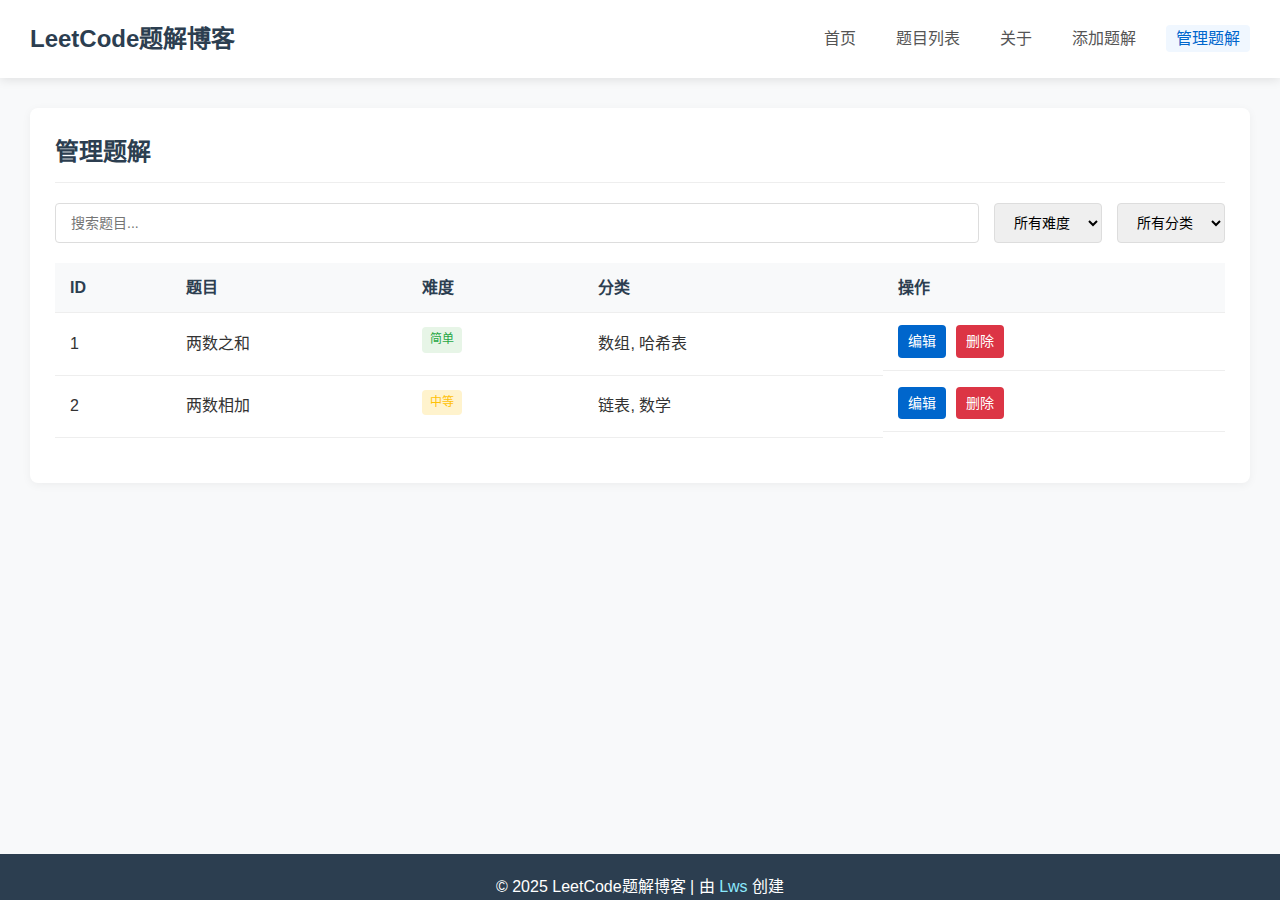
<file: admin/manage-solutions.html>
<!DOCTYPE html>
<html lang="zh-CN">
<head>
    <meta charset="UTF-8">
    <meta name="viewport" content="width=device-width, initial-scale=1.0">
    <title>管理题解 - LeetCode题解博客</title>
    <link rel="stylesheet" href="../styles.css">
    <style>
        .form-group {
            margin-bottom: 20px;
        }
        
        .form-group label {
            display: block;
            margin-bottom: 5px;
            font-weight: 500;
            color: #2c3e50;
        }
        
        .form-control {
            width: 100%;
            padding: 10px;
            border: 1px solid #ddd;
            border-radius: 4px;
            font-size: 14px;
            font-family: inherit;
        }
        
        textarea.form-control {
            min-height: 100px;
            resize: vertical;
        }
        
        .btn-primary {
            background-color: #0066cc;
            color: white;
            padding: 10px 20px;
            border: none;
            border-radius: 4px;
            cursor: pointer;
            font-size: 16px;
            transition: background-color 0.3s;
        }
        
        .btn-primary:hover {
            background-color: #0056b3;
        }
        
        .btn-secondary {
            background-color: #6c757d;
            color: white;
            padding: 10px 20px;
            border: none;
            border-radius: 4px;
            cursor: pointer;
            font-size: 16px;
            transition: background-color 0.3s;
        }
        
        .btn-secondary:hover {
            background-color: #5a6268;
        }
        
        .btn-danger {
            background-color: #dc3545;
            color: white;
            padding: 10px 20px;
            border: none;
            border-radius: 4px;
            cursor: pointer;
            font-size: 16px;
            transition: background-color 0.3s;
        }
        
        .btn-danger:hover {
            background-color: #c82333;
        }
        
        .tab-container {
            margin-bottom: 20px;
        }
        
        .tab-buttons {
            display: flex;
            border-bottom: 1px solid #ddd;
            margin-bottom: 20px;
        }
        
        .tab-button {
            padding: 10px 20px;
            background-color: #f8f9fa;
            border: 1px solid #ddd;
            border-bottom: none;
            border-radius: 4px 4px 0 0;
            margin-right: 5px;
            cursor: pointer;
        }
        
        .tab-button.active {
            background-color: #fff;
            border-bottom: 1px solid #fff;
            margin-bottom: -1px;
            font-weight: 500;
        }
        
        .tab-content {
            display: none;
        }
        
        .tab-content.active {
            display: block;
        }
        
        .admin-table {
            width: 100%;
            border-collapse: collapse;
            margin-bottom: 20px;
        }
        
        .admin-table th, .admin-table td {
            padding: 12px 15px;
            text-align: left;
            border-bottom: 1px solid #eee;
        }
        
        .admin-table th {
            background-color: #f8f9fa;
            font-weight: 600;
            color: #2c3e50;
        }
        
        .admin-table tr:hover {
            background-color: #f8f9fa;
        }
        
        .action-buttons {
            display: flex;
            gap: 10px;
        }
        
        .action-btn {
            padding: 5px 10px;
            border-radius: 4px;
            cursor: pointer;
            font-size: 14px;
            transition: background-color 0.3s;
        }
        
        .edit-btn {
            background-color: #0066cc;
            color: white;
        }
        
        .edit-btn:hover {
            background-color: #0056b3;
            text-decoration: none;
        }
        
        .delete-btn {
            background-color: #dc3545;
            color: white;
        }
        
        .delete-btn:hover {
            background-color: #c82333;
            text-decoration: none;
        }
        
        .search-filter {
            display: flex;
            gap: 15px;
            margin-bottom: 20px;
            flex-wrap: wrap;
        }
        
        .search-filter input, .search-filter select {
            padding: 10px 15px;
            border: 1px solid #ddd;
            border-radius: 4px;
            font-size: 14px;
        }
        
        .search-filter input {
            flex-grow: 1;
            min-width: 200px;
        }
        
        .alert {
            padding: 15px;
            margin-bottom: 20px;
            border-radius: 4px;
        }
        
        .alert-success {
            background-color: #d4edda;
            color: #155724;
            border: 1px solid #c3e6cb;
        }
        
        .alert-danger {
            background-color: #f8d7da;
            color: #721c24;
            border: 1px solid #f5c6cb;
        }
        
        .modal {
            display: none;
            position: fixed;
            z-index: 1000;
            left: 0;
            top: 0;
            width: 100%;
            height: 100%;
            background-color: rgba(0, 0, 0, 0.5);
        }
        
        .modal-content {
            background-color: #fff;
            margin: 10% auto;
            padding: 20px;
            border-radius: 8px;
            width: 80%;
            max-width: 600px;
            box-shadow: 0 5px 15px rgba(0, 0, 0, 0.1);
        }
        
        .modal-header {
            display: flex;
            justify-content: space-between;
            align-items: center;
            margin-bottom: 20px;
            padding-bottom: 10px;
            border-bottom: 1px solid #eee;
        }
        
        .modal-title {
            margin: 0;
            color: #2c3e50;
        }
        
        .close {
            font-size: 24px;
            font-weight: bold;
            cursor: pointer;
        }
        
        .modal-footer {
            margin-top: 20px;
            padding-top: 10px;
            border-top: 1px solid #eee;
            display: flex;
            justify-content: flex-end;
            gap: 10px;
        }
    </style>
</head>
<body>
    <header>
        <div class="container">
            <h1>LeetCode题解博客</h1>
            <nav>
                <ul>
                    <li><a href="../index.html">首页</a></li>
                    <li><a href="../problems.html">题目列表</a></li>
                    <li><a href="../about.html">关于</a></li>
                    <li><a href="add-solution.html">添加题解</a></li>
                    <li><a href="manage-solutions.html" class="active">管理题解</a></li>
                </ul>
            </nav>
        </div>
    </header>

    <main class="container">
        <section>
            <h2>管理题解</h2>
            
            <div id="alert-container"></div>
            
            <div class="search-filter">
                <input type="text" id="search-input" placeholder="搜索题目...">
                <select id="difficulty-filter">
                    <option value="all">所有难度</option>
                    <option value="easy">简单</option>
                    <option value="medium">中等</option>
                    <option value="hard">困难</option>
                </select>
                <select id="category-filter">
                    <option value="all">所有分类</option>
                    <option value="array">数组</option>
                    <option value="string">字符串</option>
                    <option value="linked-list">链表</option>
                    <option value="tree">树</option>
                    <option value="dynamic-programming">动态规划</option>
                    <option value="graph">图论</option>
                </select>
            </div>
            
            <table class="admin-table">
                <thead>
                    <tr>
                        <th>ID</th>
                        <th>题目</th>
                        <th>难度</th>
                        <th>分类</th>
                        <th>操作</th>
                    </tr>
                </thead>
                <tbody id="problems-table-body">
                    <!-- 题目列表将通过JavaScript动态加载 -->
                    <tr>
                        <td colspan="5" style="text-align: center;">正在加载题目数据...</td>
                    </tr>
                </tbody>
            </table>
        </section>
    </main>

    <!-- 删除确认模态框 -->
    <div id="delete-modal" class="modal">
        <div class="modal-content">
            <div class="modal-header">
                <h3 class="modal-title">确认删除</h3>
                <span class="close">&times;</span>
            </div>
            <p>您确定要删除这个题解吗？此操作无法撤销。</p>
            <div class="modal-footer">
                <button class="btn-secondary" id="cancel-delete">取消</button>
                <button class="btn-danger" id="confirm-delete">删除</button>
            </div>
        </div>
    </div>

    <footer>
        <div class="container">
            <p>&copy; 2025 LeetCode题解博客 | 由 <a href="https://github.com/yourusername" target="_blank">Lws</a> 创建</p>
        </div>
    </footer>

    <script>
        document.addEventListener('DOMContentLoaded', function() {
            // 加载题目数据
            loadProblems();
            
            // 设置搜索和筛选功能
            setupFilters();
            
            // 设置模态框关闭功能
            setupModal();
        });
        
        // 加载题目数据
        async function loadProblems() {
            try {
                const response = await fetch('../data/problems.json');
                if (!response.ok) {
                    throw new Error('无法加载题目数据');
                }
                
                const problems = await response.json();
                renderProblemsTable(problems);
            } catch (error) {
                showAlert('加载题目数据失败: ' + error.message, 'danger');
            }
        }
        
        // 渲染题目表格
        function renderProblemsTable(problems) {
            const tableBody = document.getElementById('problems-table-body');
            
            if (problems.length === 0) {
                tableBody.innerHTML = '<tr><td colspan="5" style="text-align: center;">没有找到题目</td></tr>';
                return;
            }
            
            tableBody.innerHTML = problems.map(problem => `
                <tr data-id="${problem.id}" data-difficulty="${problem.difficulty}" data-tags="${problem.tags.join(',')}">
                    <td>${problem.id}</td>
                    <td>${problem.title}</td>
                    <td><span class="difficulty ${problem.difficulty}">${getDifficultyText(problem.difficulty)}</span></td>
                    <td>${problem.tags.join(', ')}</td>
                    <td class="action-buttons">
                        <a href="edit-solution.html?id=${problem.id}" class="action-btn edit-btn">编辑</a>
                        <a href="#" class="action-btn delete-btn" data-id="${problem.id}">删除</a>
                    </td>
                </tr>
            `).join('');
            
            // 添加删除按钮事件监听
            document.querySelectorAll('.delete-btn').forEach(btn => {
                btn.addEventListener('click', function(e) {
                    e.preventDefault();
                    const problemId = this.getAttribute('data-id');
                    openDeleteModal(problemId);
                });
            });
        }
        
        // 设置搜索和筛选功能
        function setupFilters() {
            const searchInput = document.getElementById('search-input');
            const difficultyFilter = document.getElementById('difficulty-filter');
            const categoryFilter = document.getElementById('category-filter');
            
            // 添加事件监听
            searchInput.addEventListener('input', filterProblems);
            difficultyFilter.addEventListener('change', filterProblems);
            categoryFilter.addEventListener('change', filterProblems);
            
            function filterProblems() {
                const searchTerm = searchInput.value.toLowerCase();
                const difficulty = difficultyFilter.value;
                const category = categoryFilter.value;
                
                const rows = document.querySelectorAll('#problems-table-body tr');
                
                rows.forEach(row => {
                    const id = row.querySelector('td:first-child').textContent;
                    const title = row.querySelector('td:nth-child(2)').textContent.toLowerCase();
                    const rowDifficulty = row.getAttribute('data-difficulty');
                    const tags = row.getAttribute('data-tags').toLowerCase();
                    
                    const matchesSearch = id.includes(searchTerm) || title.includes(searchTerm);
                    const matchesDifficulty = difficulty === 'all' || rowDifficulty === difficulty;
                    const matchesCategory = category === 'all' || tags.includes(category);
                    
                    if (matchesSearch && matchesDifficulty && matchesCategory) {
                        row.style.display = '';
                    } else {
                        row.style.display = 'none';
                    }
                });
            }
        }
        
        // 设置模态框
        function setupModal() {
            const modal = document.getElementById('delete-modal');
            const closeBtn = modal.querySelector('.close');
            const cancelBtn = document.getElementById('cancel-delete');
            const confirmBtn = document.getElementById('confirm-delete');
            
            closeBtn.addEventListener('click', closeModal);
            cancelBtn.addEventListener('click', closeModal);
            window.addEventListener('click', function(e) {
                if (e.target === modal) {
                    closeModal();
                }
            });
            
            function closeModal() {
                modal.style.display = 'none';
                confirmBtn.removeAttribute('data-id');
            }
        }
        
        // 打开删除确认模态框
        function openDeleteModal(problemId) {
            const modal = document.getElementById('delete-modal');
            const confirmBtn = document.getElementById('confirm-delete');
            
            modal.style.display = 'block';
            confirmBtn.setAttribute('data-id', problemId);
            
            confirmBtn.addEventListener('click', function() {
                const id = this.getAttribute('data-id');
                deleteProblem(id);
                closeModal();
            });
            
            function closeModal() {
                modal.style.display = 'none';
                confirmBtn.removeAttribute('data-id');
            }
        }
        
        // 删除题目
        async function deleteProblem(problemId) {
            try {
                // 在实际应用中，这里应该发送请求到服务器删除题目
                // 由于这是前端演示，我们只模拟删除操作
                
                // 获取当前题目数据
                const response = await fetch('../data/problems.json');
                if (!response.ok) {
                    throw new Error('无法加载题目数据');
                }
                
                const problems = await response.json();
                const updatedProblems = problems.filter(problem => problem.id !== parseInt(problemId));
                
                // 在实际应用中，这里应该将更新后的数据发送到服务器
                // 由于这是前端演示，我们只更新页面显示
                
                renderProblemsTable(updatedProblems);
                showAlert(`题目 #${problemId} 已成功删除`, 'success');
            } catch (error) {
                showAlert('删除题目失败: ' + error.message, 'danger');
            }
        }
        
        // 显示提示信息
        function showAlert(message, type) {
            const alertContainer = document.getElementById('alert-container');
            const alert = document.createElement('div');
            alert.className = `alert alert-${type}`;
            alert.textContent = message;
            
            alertContainer.innerHTML = '';
            alertContainer.appendChild(alert);
            
            // 5秒后自动关闭提示
            setTimeout(() => {
                alert.remove();
            }, 5000);
        }
        
        // 获取难度文本
        function getDifficultyText(difficulty) {
            switch (difficulty) {
                case 'easy': return '简单';
                case 'medium': return '中等';
                case 'hard': return '困难';
                default: return difficulty;
            }
        }
    </script>
</body>
</html>
</file>
<file: styles.css>
/* 全局样式 */
* {
    margin: 0;
    padding: 0;
    box-sizing: border-box;
}

html, body {
    margin: 0;
    padding: 0;
    min-height: 100vh;
    display: flex;
    flex-direction: column;
}

body {
    font-family: 'PingFang SC', 'Microsoft YaHei', sans-serif;
    line-height: 1.6;
    color: #333;
    background-color: #f8f9fa;
    position: relative;
    overflow-x: hidden; /* 防止水平滚动条 */
}

.container {
    max-width: 1400px;
    margin: 0 auto;
    padding: 0 30px;
    width: 100%;
}

a {
    text-decoration: none;
    color: #0066cc;
}

a:hover {
    text-decoration: underline;
}

/* 头部样式 */
header {
    background-color: #ffffff;
    box-shadow: 0 2px 10px rgba(0, 0, 0, 0.1);
    padding: 20px 0;
    margin-bottom: 30px;
}

header .container {
    display: flex;
    justify-content: space-between;
    align-items: center;
}

header h1 {
    color: #2c3e50;
    font-size: 24px;
}

nav ul {
    display: flex;
    list-style: none;
}

nav ul li {
    margin-left: 20px;
}

nav ul li a {
    color: #555;
    font-weight: 500;
    padding: 5px 10px;
    border-radius: 4px;
    transition: all 0.3s ease;
}

nav ul li a:hover, nav ul li a.active {
    color: #0066cc;
    background-color: #f0f7ff;
    text-decoration: none;
}

/* 主要内容区域 */
main {
    flex: 1;
    padding-bottom: 50px;
}

section {
    margin-bottom: 40px;
    background-color: #fff;
    border-radius: 8px;
    padding: 25px;
    box-shadow: 0 2px 10px rgba(0, 0, 0, 0.05);
}

section h2 {
    color: #2c3e50;
    margin-bottom: 20px;
    padding-bottom: 10px;
    border-bottom: 1px solid #eee;
}

/* 问题卡片样式 */
.problem-cards {
    display: grid;
    grid-template-columns: repeat(auto-fill, minmax(320px, 1fr));
    gap: 25px;
}

.problem-card {
    background-color: #fff;
    border-radius: 8px;
    padding: 20px;
    box-shadow: 0 2px 8px rgba(0, 0, 0, 0.08);
    transition: transform 0.3s ease, box-shadow 0.3s ease;
}

.problem-card:hover {
    transform: translateY(-5px);
    box-shadow: 0 5px 15px rgba(0, 0, 0, 0.1);
}

.problem-card h3 {
    margin-bottom: 10px;
    color: #2c3e50;
}

.problem-card p {
    color: #666;
    margin-bottom: 15px;
    font-size: 14px;
}

.difficulty {
    display: inline-block;
    padding: 3px 8px;
    border-radius: 4px;
    font-size: 12px;
    font-weight: 500;
    margin-bottom: 10px;
}

.easy {
    background-color: #e7f5e7;
    color: #28a745;
}

.medium {
    background-color: #fff3cd;
    color: #ffc107;
}

.hard {
    background-color: #f8d7da;
    color: #dc3545;
}

.btn {
    display: inline-block;
    background-color: #0066cc;
    color: white;
    padding: 8px 15px;
    border-radius: 4px;
    font-size: 14px;
    transition: background-color 0.3s ease;
}

.btn:hover {
    background-color: #0056b3;
    text-decoration: none;
}

/* 分类列表样式 */
.category-list {
    display: flex;
    flex-wrap: wrap;
    gap: 10px;
}

.category-item {
    background-color: #f0f7ff;
    color: #0066cc;
    padding: 8px 15px;
    border-radius: 20px;
    font-size: 14px;
    transition: all 0.3s ease;
}

.category-item:hover {
    background-color: #0066cc;
    color: white;
    text-decoration: none;
}

/* 页脚样式 */
footer {
    background-color: #2c3e50;
    color: #fff;
    padding: 20px 0;
    text-align: center;
    width: 100%;
    margin-top: auto; /* 确保页脚在内容较少时也位于底部 */
}

footer a {
    color: #8be9fd;
}

/* 修复底部白边问题 */
body::after {
    content: "";
    display: block;
    height: 0;
    clear: both;
}

/* 确保页面内容填满整个视口高度 */
#app, .page-container {
    min-height: 100vh;
    display: flex;
    flex-direction: column;
}

/* 确保页脚紧贴底部 */
footer {
    margin-top: auto;
    padding-bottom: 0;
}

/* 移除可能导致白边的元素样式 */
html, body {
    overflow-x: hidden;
}

/* 代码示例样式 */
pre, code {
    font-family: 'Fira Code', 'Consolas', 'Courier New', monospace;
    font-size: 15px;
    line-height: 1.5;
    background-color: #282c34;
    color: #abb2bf;
    border-radius: 8px;
    overflow-x: auto;
}

pre {
    padding: 0;
    margin: 20px 0;
}

code {
    padding: 20px;
    display: block;
    white-space: pre;
    tab-size: 4;
    -moz-tab-size: 4;
    -o-tab-size: 4;
    -webkit-tab-size: 4;
}

/* LeetCode示例样式 */
.leetcode-example {
    background-color: #282c34;
    color: #abb2bf;
    border-radius: 8px;
    padding: 20px;
    margin: 20px 0;
    font-family: 'Fira Code', 'Consolas', 'Courier New', monospace;
    overflow-x: auto;
}

.leetcode-example .input,
.leetcode-example .output,
.leetcode-example .explanation {
    margin-bottom: 10px;
    display: flex;
    align-items: flex-start;
}

.leetcode-example .label {
    font-weight: bold;
    color: #e5c07b;
    min-width: 60px;
    display: inline-block;
    margin-right: 10px;
}

.leetcode-example .content {
    white-space: pre;
    font-family: 'Fira Code', 'Consolas', 'Courier New', monospace;
}

/* 响应式设计 */
@media (max-width: 768px) {
    header .container {
        flex-direction: column;
    }
    
    nav ul {
        margin-top: 15px;
    }
    
    .problem-cards {
        grid-template-columns: 1fr;
    }
    
    .container {
        padding: 0 15px;
    }
    
    .leetcode-example .input,
    .leetcode-example .output,
    .leetcode-example .explanation {
        flex-direction: column;
    }
    
    .leetcode-example .label {
        margin-bottom: 5px;
    }
}

/* 添加更大屏幕的响应式设计 */
@media (min-width: 1600px) {
    .container {
        max-width: 1600px;
    }
    
    .problem-cards {
        grid-template-columns: repeat(auto-fill, minmax(350px, 1fr));
    }
}
</file>
<file: fix-whitespace.css>
/* 修复底部白边问题的专用样式 */

/* 重置所有元素的边距和填充 */
* {
    margin: 0;
    padding: 0;
    box-sizing: border-box;
}

/* 确保HTML和BODY元素占满整个视口高度 */
html, body {
    height: 100%;
    margin: 0;
    padding: 0;
    overflow-x: hidden;
}

/* 使用Flexbox布局确保页脚始终位于底部 */
body {
    display: flex;
    flex-direction: column;
    min-height: 100vh;
}

main {
    flex: 1 0 auto; /* 主内容区域自动填充可用空间 */
}

/* 确保页脚不会有额外的边距 */
footer {
    flex-shrink: 0; /* 防止页脚被压缩 */
    margin-top: 0;
    margin-bottom: 0;
    width: 100%;
}

/* 移除可能导致白边的隐藏元素 */
body::after {
    content: none;
}

/* 修复特定浏览器的渲染问题 */
@media screen and (-webkit-min-device-pixel-ratio: 0) {
    body {
        min-height: 100vh;
    }
}

/* 修复空白和对齐问题的CSS */

/* 保留代码块中的空格和格式 */
pre, code, .example-code, .example-io .content {
    white-space: pre !important;
    tab-size: 4;
    -moz-tab-size: 4;
    -o-tab-size: 4;
    -webkit-tab-size: 4;
    font-variant-ligatures: none; /* 禁用连字，确保每个字符都是独立的 */
}

/* 确保代码块内的文本不会被截断 */
pre, .example-code {
    overflow-x: auto;
    word-wrap: normal;
    word-break: keep-all;
}

/* 使用等宽字体确保对齐 */
pre, code, .example-code, .example-io .content, .monospace {
    font-family: 'Fira Code', 'Consolas', 'Courier New', monospace !important;
}

/* 确保输入输出示例正确对齐 */
.example-io {
    margin: 15px 0;
}

/* 特殊处理LeetCode示例格式 */
.leetcode-example {
    background-color: #282c34;
    color: #abb2bf;
    border-radius: 8px;
    padding: 20px;
    margin: 20px 0;
    overflow-x: auto;
}

.leetcode-example .input,
.leetcode-example .output,
.leetcode-example .explanation {
    margin-bottom: 10px;
}

.leetcode-example .label {
    font-weight: bold;
    color: #e5c07b;
    display: inline-block;
    min-width: 80px;
}

.leetcode-example .content {
    font-family: 'Fira Code', 'Consolas', 'Courier New', monospace;
    white-space: pre;
    display: inline-block;
}

/* 处理代码中的注释，使其更明显 */
.code-comment {
    color: #7f848e;
    font-style: italic;
}

/* 确保代码示例中的行对齐 */
.code-line {
    display: block;
    line-height: 1.5;
}

/* 处理示例中的解释部分 */
.explanation-text {
    color: #7f848e;
    font-style: italic;
    margin-top: 5px;
    margin-left: 80px;
}

/* 处理LeetCode题目中的表格 */
.leetcode-table {
    border-collapse: collapse;
    width: 100%;
    margin: 20px 0;
    overflow-x: auto;
    display: block;
}

.leetcode-table th,
.leetcode-table td {
    border: 1px solid #4b5263;
    padding: 8px 12px;
    text-align: left;
}

.leetcode-table th {
    background-color: #3a3f4b;
    color: #e5c07b;
}

/* 处理LeetCode题目中的提示和约束 */
.constraints {
    background-color: #f8f9fa; /* 改为浅色背景 */
    border-left: 4px solid #0066cc; /* 改为蓝色边框 */
    padding: 15px 20px; /* 增加内边距 */
    margin: 20px 0; /* 增加外边距 */
    border-radius: 4px;
    color: #333; /* 确保文本颜色为深色 */
}

.constraints h4 {
    margin-top: 0;
    margin-bottom: 10px;
    color: #2c3e50;
}

.constraints ul {
    margin: 0;
    padding-left: 20px;
    list-style-type: disc; /* 确保列表项有标记 */
}

.constraints li {
    margin-bottom: 5px; /* 列表项之间的间距 */
}

/* 处理代码示例中的数字和符号对齐 */
.code-number {
    color: #d19a66;
}

.code-string {
    color: #98c379;
}

.code-operator {
    color: #c678dd;
}

/* 确保示例中的数组和矩阵正确对齐 */
.code-array {
    white-space: pre;
    font-family: 'Fira Code', 'Consolas', 'Courier New', monospace;
}
</file>
